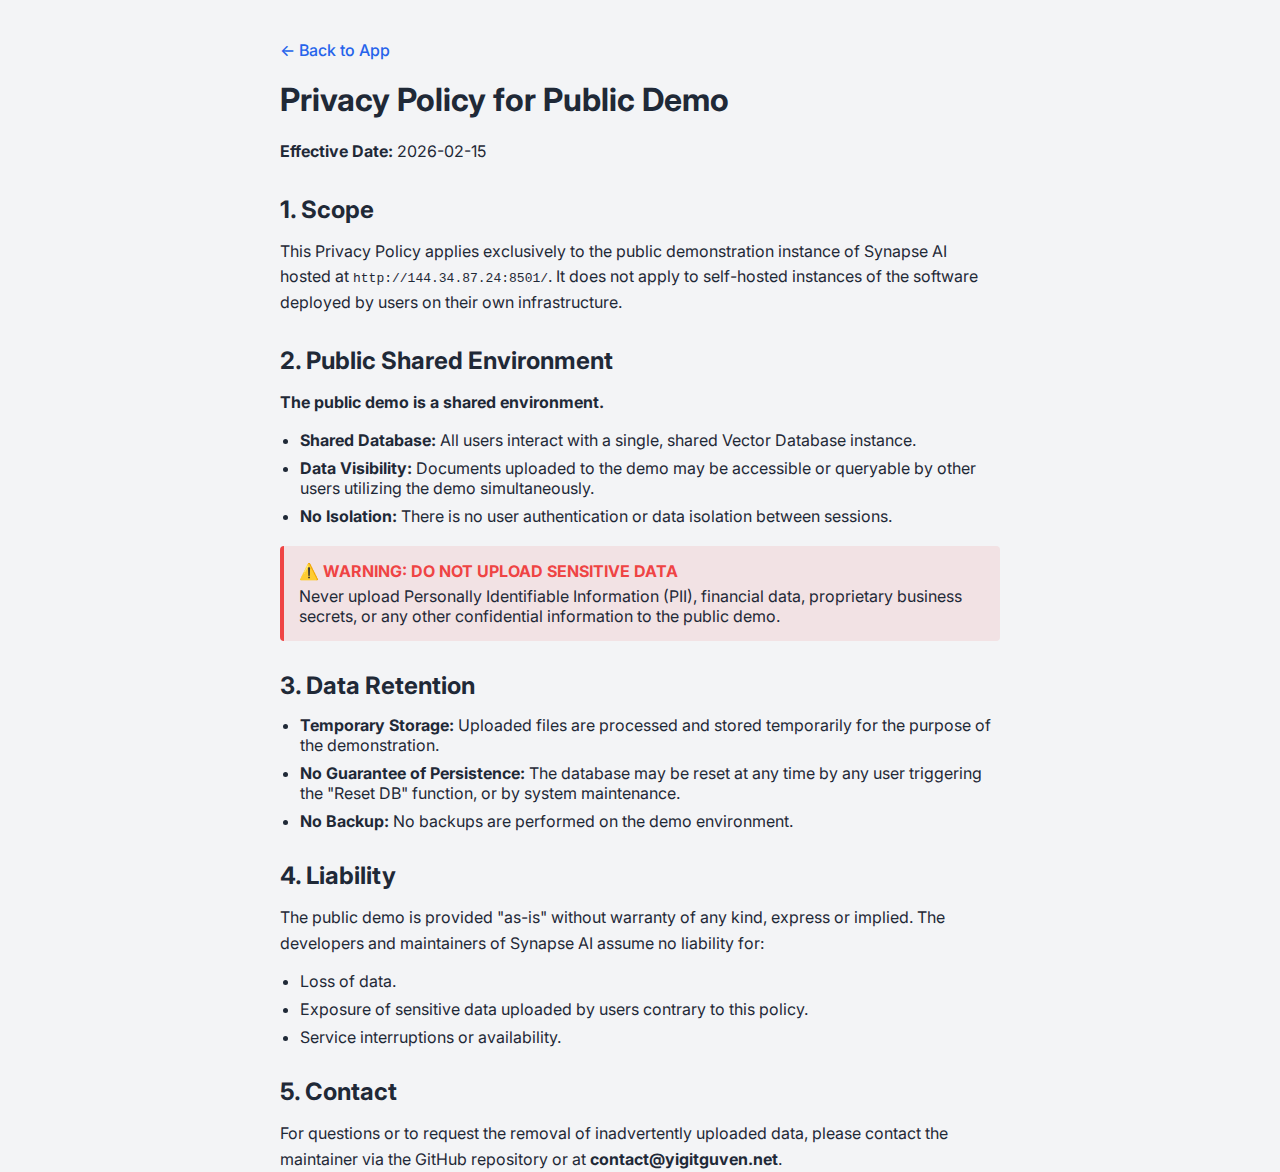
<file: privacy.html>
<!DOCTYPE html>
<html lang="en">

<head>
    <meta charset="UTF-8">
    <meta name="viewport" content="width=device-width, initial-scale=1.0">
    <title>Privacy Policy - Synapse AI</title>
    <link rel="stylesheet" href="style.css">
    <link href="https://fonts.googleapis.com/css2?family=Inter:wght@400;500;600;700&display=swap" rel="stylesheet">
    <style>
        .policy-container {
            max-width: 800px;
            margin: 0 auto;
            padding: 40px;
            color: var(--text-main);
            background-color: var(--bg-app);
            min-height: 100vh;
        }

        h1 {
            font-size: 2rem;
            margin-bottom: 20px;
            color: var(--text-main);
        }

        h2 {
            font-size: 1.5rem;
            margin-top: 30px;
            margin-bottom: 15px;
            color: var(--text-main);
        }

        p {
            line-height: 1.6;
            margin-bottom: 15px;
            color: var(--text-main);
        }

        ul {
            margin-bottom: 15px;
            padding-left: 20px;
        }

        li {
            margin-bottom: 8px;
            color: var(--text-main);
        }

        .warning-box {
            background-color: rgba(239, 68, 68, 0.1);
            border-left: 4px solid #ef4444;
            padding: 15px;
            border-radius: 4px;
            margin: 20px 0;
        }

        .warning-box strong {
            color: #ef4444;
            display: block;
            margin-bottom: 5px;
        }

        a {
            color: var(--accent);
            text-decoration: none;
        }

        a:hover {
            text-decoration: underline;
        }

        .back-link {
            display: inline-block;
            margin-bottom: 20px;
            font-weight: 500;
        }
    </style>
</head>

<body>
    <div class="policy-container">
        <a href="/" class="back-link">← Back to App</a>

        <h1>Privacy Policy for Public Demo</h1>
        <p><strong>Effective Date:</strong> 2026-02-15</p>

        <h2>1. Scope</h2>
        <p>This Privacy Policy applies exclusively to the public demonstration instance of Synapse AI hosted at <code>http://144.34.87.24:8501/</code>. It does not apply to self-hosted instances of the software deployed by users on their own infrastructure.</p>

        <h2>2. Public Shared Environment</h2>
        <p><strong>The public demo is a shared environment.</strong></p>
        <ul>
            <li><strong>Shared Database:</strong> All users interact with a single, shared Vector Database instance.</li>
            <li><strong>Data Visibility:</strong> Documents uploaded to the demo may be accessible or queryable by other users utilizing the demo simultaneously.</li>
            <li><strong>No Isolation:</strong> There is no user authentication or data isolation between sessions.</li>
        </ul>

        <div class="warning-box">
            <strong>⚠️ WARNING: DO NOT UPLOAD SENSITIVE DATA</strong>
            Never upload Personally Identifiable Information (PII), financial data, proprietary business secrets, or any other confidential information to the public demo.
        </div>

        <h2>3. Data Retention</h2>
        <ul>
            <li><strong>Temporary Storage:</strong> Uploaded files are processed and stored temporarily for the purpose of the demonstration.</li>
            <li><strong>No Guarantee of Persistence:</strong> The database may be reset at any time by any user triggering the "Reset DB" function, or by system maintenance.</li>
            <li><strong>No Backup:</strong> No backups are performed on the demo environment.</li>
        </ul>

        <h2>4. Liability</h2>
        <p>The public demo is provided "as-is" without warranty of any kind, express or implied. The developers and maintainers of Synapse AI assume no liability for:</p>
        <ul>
            <li>Loss of data.</li>
            <li>Exposure of sensitive data uploaded by users contrary to this policy.</li>
            <li>Service interruptions or availability.</li>
        </ul>

        <h2>5. Contact</h2>
        <p>For questions or to request the removal of inadvertently uploaded data, please contact the maintainer via the GitHub repository or at <strong>contact@yigitguven.net</strong>.</p>
    </div>
</body>

</html>
</file>
<file: style.css>
:root {
    /* --- LIGHT MODE (Default Variables) --- */
    --bg-app: #f3f4f6;
    /* Light Grey Background */
    --bg-panel: #ffffff;
    /* White Sidebar/Panels */
    --text-main: #1f2937;
    /* Dark Grey Text */
    --text-muted: #6b7280;
    /* Light Grey Text */
    --border: #e5e7eb;
    /* Light Grey Border */
    --accent: #2563eb;
    /* Blue Accent */
    --input-bg: #ffffff;
    /* White Input Background */
    --msg-user: #e5e7eb;
    /* Light Grey Bubble */
    --shadow: rgba(0, 0, 0, 0.05);
}

/* --- DARK MODE (Overrides) --- */
body.dark-mode {
    --bg-app: #18181b;
    /* Very Dark Grey Background */
    --bg-panel: #27272a;
    /* Slightly Lighter Grey Panel */
    --text-main: #f3f4f6;
    /* White Text */
    --text-muted: #9ca3af;
    /* Muted Grey Text */
    --border: #3f3f46;
    /* Dark Grey Border */
    --accent: #3b82f6;
    /* Brighter Blue for Contrast */
    --input-bg: #27272a;
    /* Dark Grey Input Background */
    --msg-user: #3f3f46;
    /* Dark Grey Bubble */
    --shadow: rgba(0, 0, 0, 0.5);
}

* {
    box-sizing: border-box;
    margin: 0;
    padding: 0;
}

body {
    font-family: 'Inter', sans-serif;
    background-color: var(--bg-app);
    color: var(--text-main);
    height: 100vh;
    display: flex;
    transition: background-color 0.3s ease, color 0.3s ease;
}

.app-container {
    display: flex;
    width: 100%;
    height: 100%;
}

/* --- SIDEBAR --- */
.sidebar {
    width: 280px;
    background-color: var(--bg-panel);
    border-right: 1px solid var(--border);
    padding: 24px;
    display: flex;
    flex-direction: column;
    transition: background-color 0.3s, border-color 0.3s;
}

.sidebar-header {
    display: flex;
    justify-content: space-between;
    align-items: center;
    margin-bottom: 30px;
}

.logo {
    font-weight: 700;
    font-size: 1.1rem;
    color: var(--text-main);
    display: flex;
    align-items: center;
    gap: 12px;
}

.logo-img {
    width: 32px;
    height: 32px;
}

/* ... (existing styles) ... */

/* SIDEBAR FOOTER */
.sidebar-footer {
    margin-top: auto;
    padding-top: 20px;
    border-top: 1px solid var(--border);
    font-size: 0.75rem;
    color: var(--text-muted);
}

.footer-links {
    margin-bottom: 8px;
    display: flex;
    align-items: center;
    gap: 8px;
}

.footer-links a {
    text-decoration: none;
    color: var(--accent);
}

.separator {
    color: var(--border);
}

.credits {
    margin-bottom: 4px;
    font-weight: 500;
}

.disclaimer {
    font-size: 0.7rem;
    line-height: 1.3;
    opacity: 0.8;
}

/* THEME TOGGLE BUTTON */
.icon-btn {
    background: transparent;
    border: none;
    color: var(--text-main);
    /* Uses main text color so it's visible in dark mode */
    cursor: pointer;
    padding: 8px;
    border-radius: 50%;
    display: flex;
    align-items: center;
    justify-content: center;
    transition: background 0.2s;
}

.icon-btn:hover {
    background: var(--border);
}

.theme-icon {
    width: 20px;
    height: 20px;
}

/* BUTTONS */
.primary-btn {
    background-color: var(--text-main);
    /* Inverts automatically: Black in light, White in dark */
    color: var(--bg-panel);
    border: none;
    padding: 12px;
    border-radius: 8px;
    font-weight: 600;
    cursor: pointer;
    font-size: 0.9rem;
    transition: opacity 0.2s;
}

.primary-btn:hover {
    opacity: 0.8;
}

.full-width {
    width: 100%;
}

.divider {
    height: 1px;
    background-color: var(--border);
    margin: 20px 0;
}

.section-label {
    font-size: 0.75rem;
    font-weight: 600;
    color: var(--text-muted);
    text-transform: uppercase;
    margin-bottom: 12px;
}

.file-list {
    flex: 1;
    overflow-y: auto;
}

.empty-state {
    font-size: 0.85rem;
    color: var(--text-muted);
    font-style: italic;
}

.file-item {
    font-size: 0.9rem;
    padding: 10px;
    background-color: var(--bg-app);
    /* Matches main background */
    border: 1px solid var(--border);
    color: var(--text-main);
    border-radius: 6px;
    margin-bottom: 8px;
    display: flex;
    align-items: center;
    gap: 8px;
}

/* --- MAIN CHAT AREA --- */
.chat-area {
    flex: 1;
    display: flex;
    flex-direction: column;
    position: relative;
    background-color: var(--bg-panel);
    /* Ensures main area changes color */
    transition: background-color 0.3s;
}

.chat-feed {
    flex: 1;
    padding: 40px;
    overflow-y: auto;
    display: flex;
    flex-direction: column;
    gap: 20px;
}

.start-screen {
    margin-top: 15vh;
    text-align: center;
    color: var(--text-muted);
}

.start-screen h1 {
    color: var(--text-main);
    margin-bottom: 10px;
}

/* MESSAGES */
.message-row {
    max-width: 800px;
    width: 100%;
    margin: 0 auto;
    display: flex;
    gap: 15px;
}

.message-row.user {
    justify-content: flex-end;
}

.bubble {
    padding: 14px 18px;
    border-radius: 12px;
    line-height: 1.5;
    max-width: 80%;
    color: var(--text-main);
    /* Ensures text is visible */
}

.user .bubble {
    background-color: var(--msg-user);
}

.bot .bubble {
    background-color: transparent;
    padding-left: 0;
}

/* INPUT AREA */
.input-container {
    width: 100%;
    max-width: 800px;
    margin: 0 auto;
    padding: 30px;
    background-color: transparent;
}

.input-box {
    display: flex;
    border: 1px solid var(--border);
    border-radius: 12px;
    padding: 6px;
    background-color: var(--input-bg);
    box-shadow: 0 4px 20px var(--shadow);
    transition: background-color 0.3s, border-color 0.3s;
}

.input-box input {
    flex: 1;
    border: none;
    outline: none;
    padding: 14px;
    font-size: 1rem;
    background: transparent;
    color: var(--text-main);
    /* Crucial for typing visibility */
}

.send-icon {
    background-color: var(--accent);
    color: white;
    border: none;
    width: 44px;
    border-radius: 8px;
    cursor: pointer;
    font-size: 1.2rem;
    display: flex;
    align-items: center;
    justify-content: center;
}

/* STOP BUTTON */
.stop-btn {
    background-color: transparent;
    border: 1px solid var(--border);
    color: var(--text-main);
    padding: 8px 16px;
    border-radius: 20px;
    font-size: 0.85rem;
    cursor: pointer;
    display: flex;
    align-items: center;
    gap: 6px;
    transition: all 0.2s;
}

.stop-btn:hover {
    background-color: var(--border);
}

/* MODAL */
.modal {
    display: none;
    position: fixed;
    z-index: 100;
    left: 0;
    top: 0;
    width: 100%;
    height: 100%;
    background-color: rgba(0, 0, 0, 0.5);
    backdrop-filter: blur(2px);
}

.modal-content {
    background-color: var(--bg-panel);
    margin: 15% auto;
    padding: 30px;
    border: 1px solid var(--border);
    width: 90%;
    max-width: 500px;
    border-radius: 12px;
    position: relative;
    box-shadow: 0 4px 25px rgba(0, 0, 0, 0.2);
}

.close-modal {
    color: var(--text-muted);
    float: right;
    font-size: 28px;
    font-weight: bold;
    cursor: pointer;
}

.close-modal:hover {
    color: var(--text-main);
}

.modal h2 {
    margin-bottom: 15px;
}

.modal p {
    margin-bottom: 10px;
    line-height: 1.5;
    font-size: 0.9rem;
}
</file>
